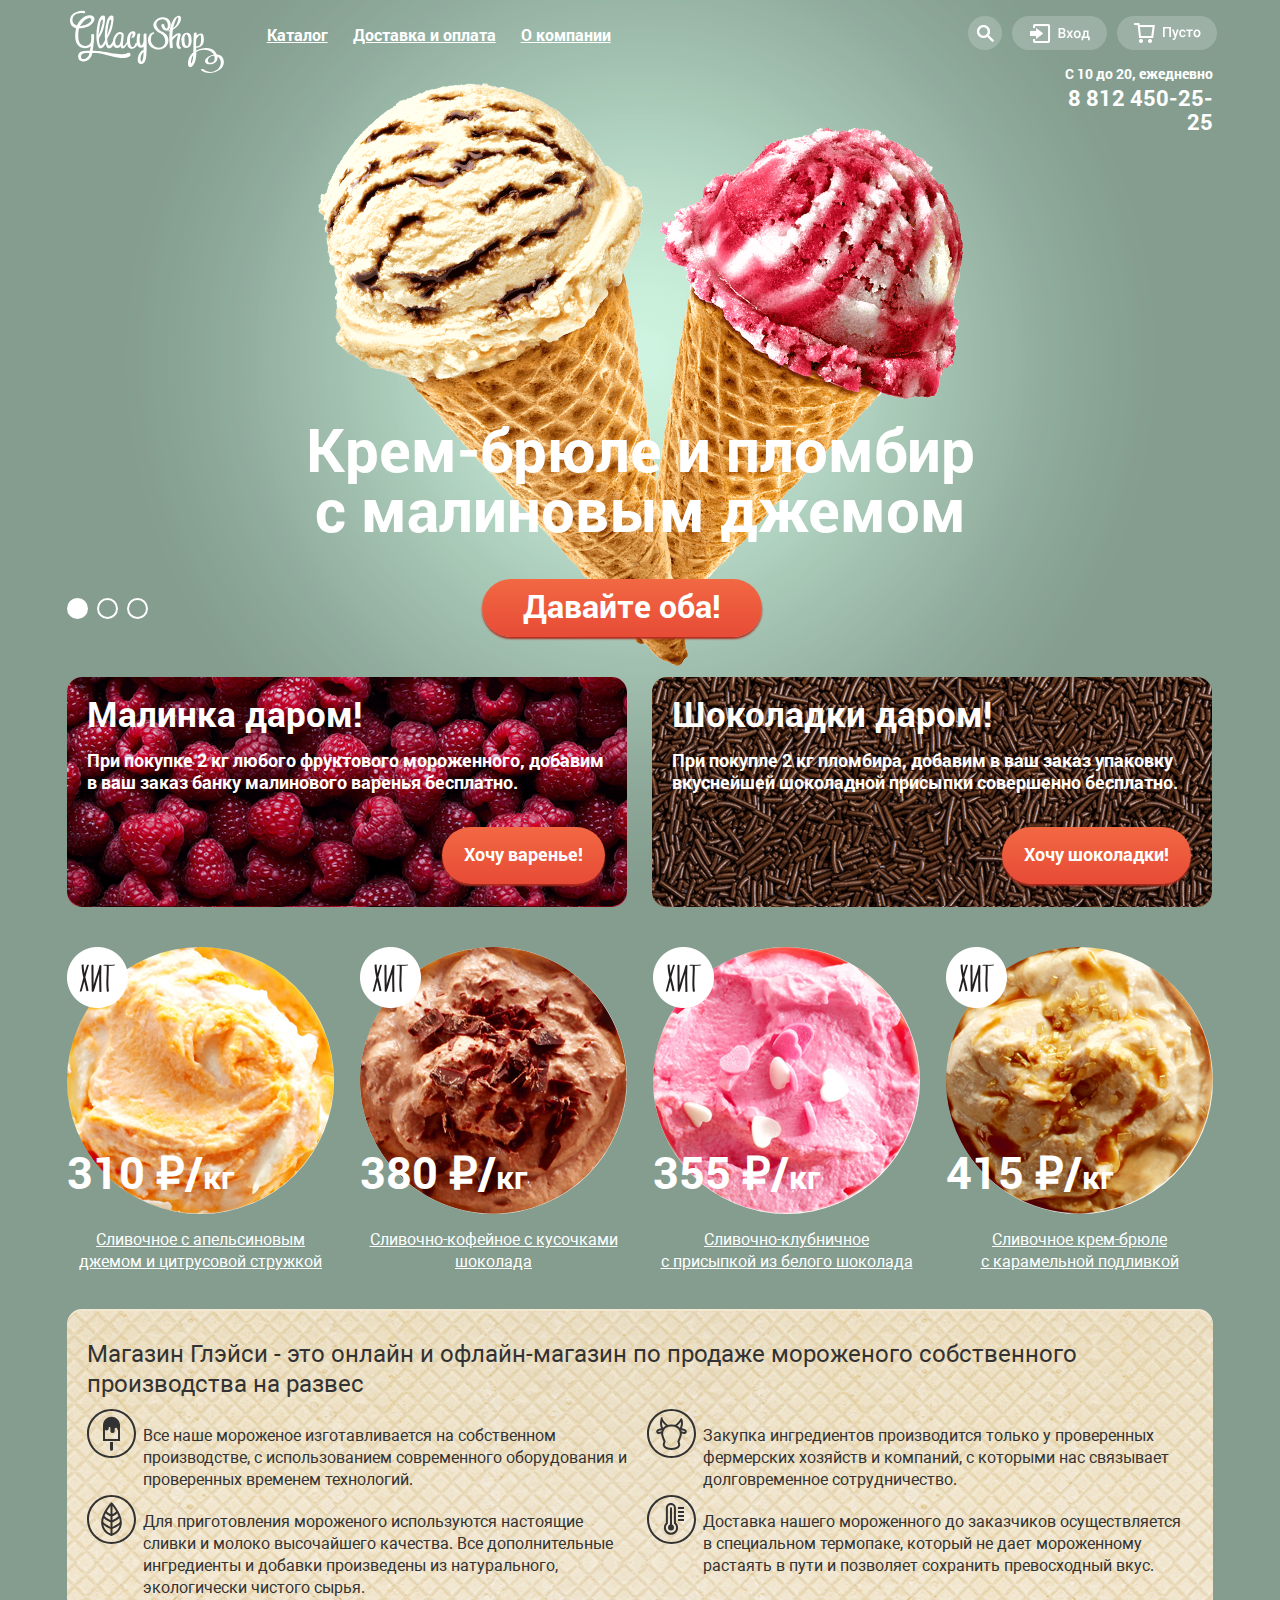
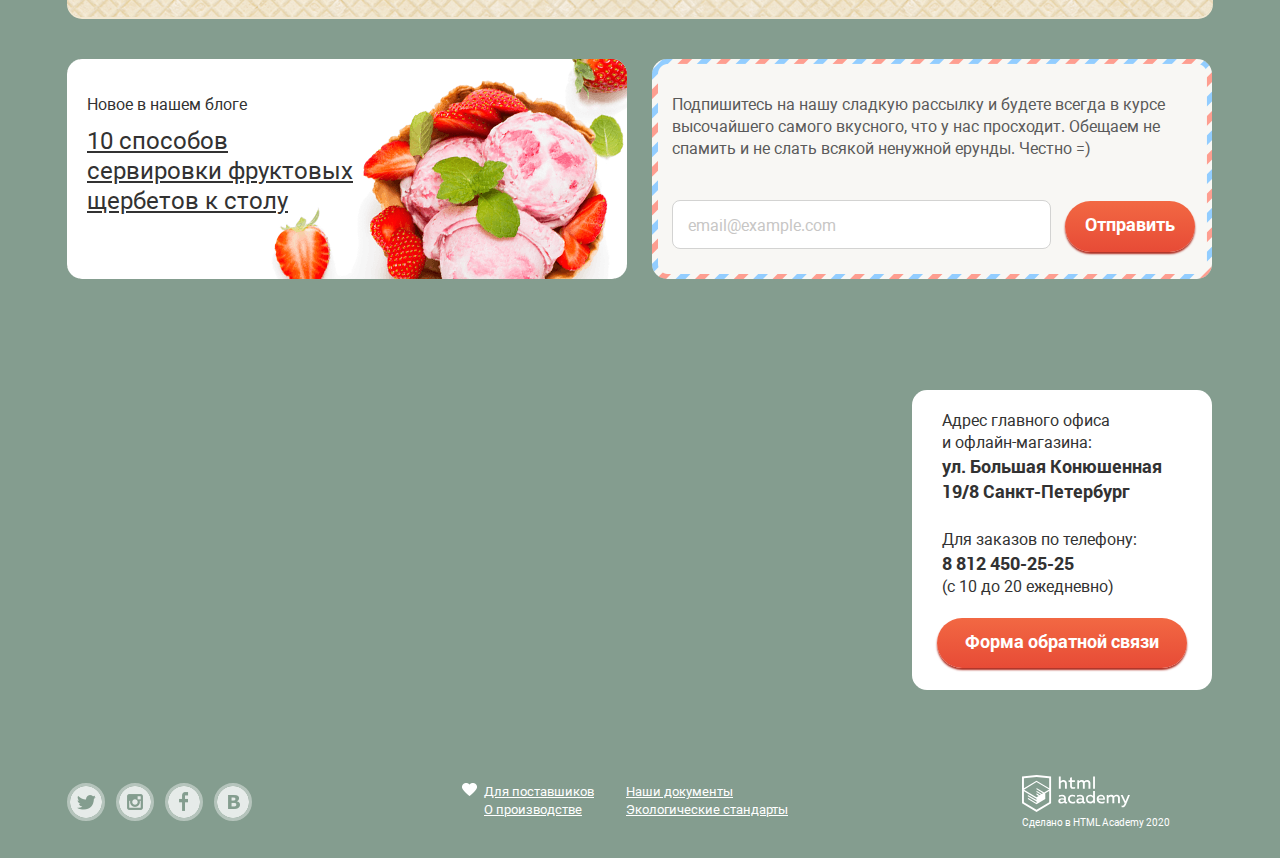
<file: index.html>
<!DOCTYPE html> 
<html lang="ru">
    <head>
        <meta charset="utf-8">
        <!--<link href="https://fonts.googleapis.com/css2?family=Roboto:wght@400;500;700&display=swap" rel="stylesheet">-->
        <link href="normalize.css" rel="stylesheet">
        <link href="style.css" rel="stylesheet">
        
        <title class="visually-hidden">Gllacy Shop</title>
    </head>
    <body  class="container">
        <div class="modal">
            <div class="popup">
                <div class="info-section">
                    <p>Мы вам обязательно ответим!</p>
                    <button type="button" class="close-button"></button>
                </div>
                <div class="input-section">
                    <input id="Name" type="name" name="Name" placeholder="Имя Фамилия" class="input-line input-popup">
                    <input id="contact-email" type="email" name="Email" placeholder="email@example.com" class="input-line input-popup">
                    <input id="Message" type="message" name="Message" placeholder="В свободной форме" class="input-line input-popup3">
                    <button type="submit" class="button popup-button">Отправить</button>
                </div>
            </div>
        </div>
        <header class="main-navigation">
            <nav class="main-nav">
                <a class="header-logo">
                <img src="gllacy/svg/logo.svg" width="154" height="64" 
                alt "Логотип магазина Gllacy Shop">
                </a>
                <ul class="site-navigation">
                    <li class="catalog-site-navigation">
                        <div class="catalog-block">
                            <a href="#" class="catalog-button">Каталог
                                <div class="catalog-blo">
                                    <ul class="hidden-button catalog-selector">
                                        <li class="novelties"><a href="#">Новинки</a><hr></li>
                                        <li class="catalog-items"><a href="#">Сливочное</a></li>
                                        <li class="catalog-items"><a href="#">Щербеты</a></li>
                                        <li class="catalog-items"><a href="#">Фруктовый лед</a></li>
                                        <li class="catalog-items"><a href="#">Мелорин</a></li>
                                    </ul>
                                </div>
                            </a>   
                        </div>
                    </li>
                    <li class="item-site-navigation"><a href="#">Доставка и оплата</a></li>
                    <li class="item-site-navigation"><a href="#">О компании</a></li>
                </ul>
                <ul class="user-navigation"> 
                    <li>
                        <div class="search-block">
                            <button type="button" class="search-button">
                                <div class="search-blo">
                                    <div class="hidden-button search-modal">
                                        <input id="Search" type="search" name="Search" placeholder="Крем-брюле" class="input-line">
                                    </div>
                                </div>
                            </button>
                        </div>
                    </li>
                    <li>
                        <div class="login-block">
                            <button type="button" class="login-icon">
                                <div class="login-blo">
                                <div class="hidden-button login-modal">
                                        <input id="login-email" type="email" name="Email" placeholder="email@example.com" class="input-line">
                                        <input id="User-password" type="password" name="User-password" placeholder="********" class="input-line">
                                        <div class="login-modal-items">
                                            <a href="#" class="button login-button">Войти</a>
                                            <div class="login-modal-links">
                                                <a>Забыли пароль?</a>
                                                <a>Новая регистрация</a>
                                            </div>
                                        </div>
                                    </div>
                                </div>
                            </button>
                        </div>
                    </li>
                    <li><button type="button" class="shopping-cart"></button></li>
                </ul>
            </nav>
        
            <h1 class="visually-hidden">Gllacy Shop</h1>
            <div class ="contacts">
                <p class="work-time">С 10 до 20, ежедневно</p>
                <p class="tel-number">8 812 450-25-25</p>
            </div>
            <section class="best-offers">
                <h2 class="visually-hidden">Лучшие предложения</h2>
                <div class="offers-chocolate">
                    <p>Крем-брюле и пломбир<br>с малиновым джемом</p>
                </div>
                <div class="visually-hidden offers-jam">
                    <p> Шоколадный пломбир<br>и лимонный сорбет</p>
                </div>
                <div class="visually-hidden offers-sorbet">
                    <p>Пломбир с помадкой<br>и клубничный щербет</p>
                </div>
                <div class="ice-cream-selector">
                    <a href="#" class="button give-both-button">Давайте оба!</a>
                    <ul class="dotes">
                        <li class="dote">
                            <input type="radio" name="chocolate" id="1" checked>
                            <label for="1"></label>
                        </li>
                        <li class="dote">
                            <input type="radio" name="chocolate" id="2">
                            <label for="2"></label>
                        </li>
                        <li class="dote">
                            <input type="radio" name="chocolate" id="3">
                            <label for="3"></label>
                        </li>
                    </ul>
                </div>
            </section>
        </header>
        <main>
        <div>
            <section class="promo">
                <h2 class="visually-hidden">Акции</h2>
                <div class="rusberry-cell">
                    <h3>Малинка даром!</h3>
                    <p>При покупке 2 кг любого фруктового мороженного, добавим <br>
                        в ваш заказ банку малинового варенья бесплатно.</p>
                    <a href="#" class="button rusberry-button">Хочу варенье!</a>
                </div>
                <div class="chocolate-cell">
                    <h3>Шоколадки даром!</h3>
                    <p>При покупле 2 кг пломбира, добавим в ваш заказ упаковку
                        вкуснейшей шоколадной присыпки совершенно бесплатно.</p>
                    <a href="#" class="button chocolate-button">Хочу шоколадки!</a>
                </div>

            </section>
            <section>
                <ul class="hits">
                    <li class="hit"  id="delay">
                        <img src="gllacy/png/hit.png" id="hit-png">
                        <div class="hit-accommodation" id="hit-a">
                            <img class="round" src="gllacy/png/1.jpg" width = "267" height="267"
                            alt "Сливочное с апельсиновым джемом">
                            <div class="price-content">
                                <p class="price">310 ₽/<b>кг</b><br></p>
                                <div class="price-description">
                                    <a href="#" class="hits-links">Сливочное с апельсиновым<br> джемом и цитрусовой стружкой</a>
                                </div>
                            </div>
                        </div>
                        <div class="hidden-button">
                            <a class="button view-button">Быстрый просмотр</a>
                        </div>
                    </li>
                    <li class="hit" id="delay">
                        <img src="gllacy/png/hit.png" id="hit-png">
                        <div class="hit-accommodation" id="hit-a">
                            <img class="round" src="gllacy/png/2.jpg" width = "267" height="267"
                            alt "Сливочно-кофейное мороженое">
                            <div class="price-content">
                                <p class="price">380 ₽/<b>кг</b><br></p>
                                <a href="#">Сливочно-кофейное с кусочками<br> шоколада</a>
                            </div>
                        </div>
                        <div class="hidden-button">
                            <a class="button view-button">Быстрый просмотр</a>
                        </div>
                    </li>
                    <li class="hit"  id="delay">
                        <img src="gllacy/png/hit.png" id="hit-png">
                        <div class="hit-accommodation" id="hit-a">
                            <img class="round" src="gllacy/png/3.jpg" width = "267" height="267"
                            alt "Сливочно-клубничное мороженое">
                            <div class="price-content">
                                <p class="price">355 ₽/<b>кг</b><br></p>
                                <a href="#">Сливочно-клубничное<br> с присыпкой из белого шоколада</a>
                            </div>
                        </div>
                        <div class="hidden-button">
                            <a class="button view-button">Быстрый просмотр</a>
                        </div>
                    </li>
                    <li class="hit"  id="delay">
                        <img src="gllacy/png/hit.png" id="hit-png">
                        <div class="hit-accommodation" id="hit-a">
                            <img class="round" src="gllacy/png/4.jpg" width = "267" height="267"
                            alt "Сливочное крем-брюле">
                            <div class="price-content">
                                <p class="price">415 ₽/<b>кг</b><br></p>
                                <a href="#">Сливочное крем-брюле<br> с карамельной подливкой</a>
                            </div>
                        </div>
                        <div class="hidden-button">
                            <a class="button view-button">Быстрый просмотр</a>
                        </div>
                    </li>
                </ul>
            </section>
            <section class="advantages">
                <h2 class="visually-hidden">Преиущества</h2>
                <h3>Магазин Глэйси - это онлaйн и офлайн-магазин по продаже мороженого 
                    собственного производства на развес</h3>
                <div class="index-columns-advantages">
                    <ul class="columns-advantages">
                        <li class="advantages-cell"> 
                            <img src="gllacy/svg/ice-cream.svg" width="49" height="49">
                            <p>Все наше мороженое изготавливается на собственном производстве,
                            с использованием современного оборудования и проверенных временем технологий.</p>
                        </li>
                        <div class="advantages-cell-bottom">
                            <li class="advantages-cell">
                                <img src="gllacy/svg/eco.svg" width="49" height="49">
                                <p>Для приготовления мороженого используются настоящие сливки и молоко высочайшего качества. Все дополнительные ингредиенты и добавки произведены из натурального, экологически чистого сырья.</p>
                            </li>
                        </div>
                        <li>
                    </ul>
                    <ul class="columns-advantages">
                        <li class="advantages-cell">
                            <img src="gllacy/svg/cow.svg" width="49" height="49">
                            <p>Закупка ингредиентов производится только у проверенных фермерских хозяйств
                            и компаний, с которыми нас связывает долговременное сотрудничество.</p>
                        </li>
                        <div class="advantages-cell-bottom">
                            <li class="advantages-cell">
                                <img src="gllacy/svg/thermometer.svg" width="49" height="49">
                                <p>Доставка нашего мороженного до заказчиков осуществляется в специальном термопаке, который не дает мороженному растаять в пути и позволяет сохранить превосходный вкус.</p>
                            </li>
                        </div>
                    </ul>
                </div>
            </section>
            <div class="news-mail">
                <section class="news">
                    <h2 class="visually-hidden">Новости</h2>
                    <div class="news-text">
                        <p>Новое в нашем блоге</p>
                    </div>
                    <div class="news-link">
                        <a href="#">10 способов сервировки фруктовых щербетов к столу</a>
                    </div>
                </section>
                <section class="mail">
                    <h2 class="visually-hidden">Рассылка</h2>
                    <p class="mail-text">Подпишитесь на нашу сладкую рассылку и будете всегда в курсе высочайшего
                        самого вкусного, что у нас просходит. Обещаем не спамить и не слать всякой
                        ненужной ерунды. Честно =)</p>
                        <form action="#" method="post">
                            <input id="User-email" type="email" name="Email" placeholder="email@example.com">
                            <button type="submit" class="button  contact-button">Отправить</button>
                        </form>
                </section>
            </div>
        </div>
            <section class="find-us">
                <h2 class="visually-hidden">Карта</h2>
                <iframe src="https://www.google.com/maps/embed?pb=!1m18!1m12!1m3!1d1998.60362530034!2d30.320858716533557!3d59.93871916905369!2m3!1f0!2f0!3f0!3m2!1i1024!2i768!4f13.1!3m3!1m2!1s0x4696310fca145cc1%3A0x42b32648d8238007!2z0JHQvtC70YzRiNCw0Y8g0JrQvtC90Y7RiNC10L3QvdCw0Y8g0YPQuy4sIDE5LzgsINCh0LDQvdC60YIt0J_QtdGC0LXRgNCx0YPRgNCzLCAxOTExODY!5e0!3m2!1sru!2sru!4v1594476798979!5m2!1sru!2sru" width="1248" height="430" frameborder="0" style="border:0;" allowfullscreen="" aria-hidden="false" tabindex="0">
                </iframe>
                <div class="contacts-form">
                    <div class="address">
                        <p>Адрес главного офиса<br>
                         и офлайн-магазина:<br></p>
                         <p>
                        <strong>ул. Большая Конюшенная<br>
                         19/8 Санкт-Петербург</strong></p>
                    </div>
                    <div class="tel-info">
                        <p>Для заказов по телефону:<br>
                        <strong>8 812 450-25-25</strong><br>
                        (с 10 до 20 ежедневно)</p>
                    </div>
                    <button type="button" class="button button-contacts">Форма обратной связи</button>
                </div>
            </section>
        </main>
        <footer class="container">
            <div>
                <ul class="social-net">
                    <li class="social-icons"><a href="#"><img src="gllacy/png/twitter.png" width="32" height="32"></a></li>
                    <li class="social-icons"><a href="#"><img src="gllacy/png/instagram.png" width="32" height="32"></a></li>
                    <li class="social-icons"><a href="#"><img src="gllacy/png/facebook.png" width="32" height="32"></a></li>
                    <li class="social-icons"><a href="#"><img src="gllacy/png/vk.png" width="32" height="32"></a></li>
                </ul>
            </div>
            <ul  class="fotter-navigation">
                <div class="navigation-first-collumn">
                    <li><img src="gllacy/png/heart.png"><a href="#">Для поставшиков</a></li>
                    <li class="about-manufactory"><a href="#">О производстве</a></li>
                </div>
                <div class="navigation-second-collumn">
                    <li><a href="#">Наши документы</a></li>
                    <li><a href="#">Экологические стандарты</a></li>
                </div>
            </ul>
            <div class="developers">
                <div  class="developers-text">
                    <img src="gllacy/svg/logo-htmlacademy.svg" width="108" length="39"
                alt "html-academy">
                </div>
                <p>Сделано в HTML Academy 2020</p>
            </div>
        </footer>
        <script src="script.js"></script>
    </body>
</html>
</file>
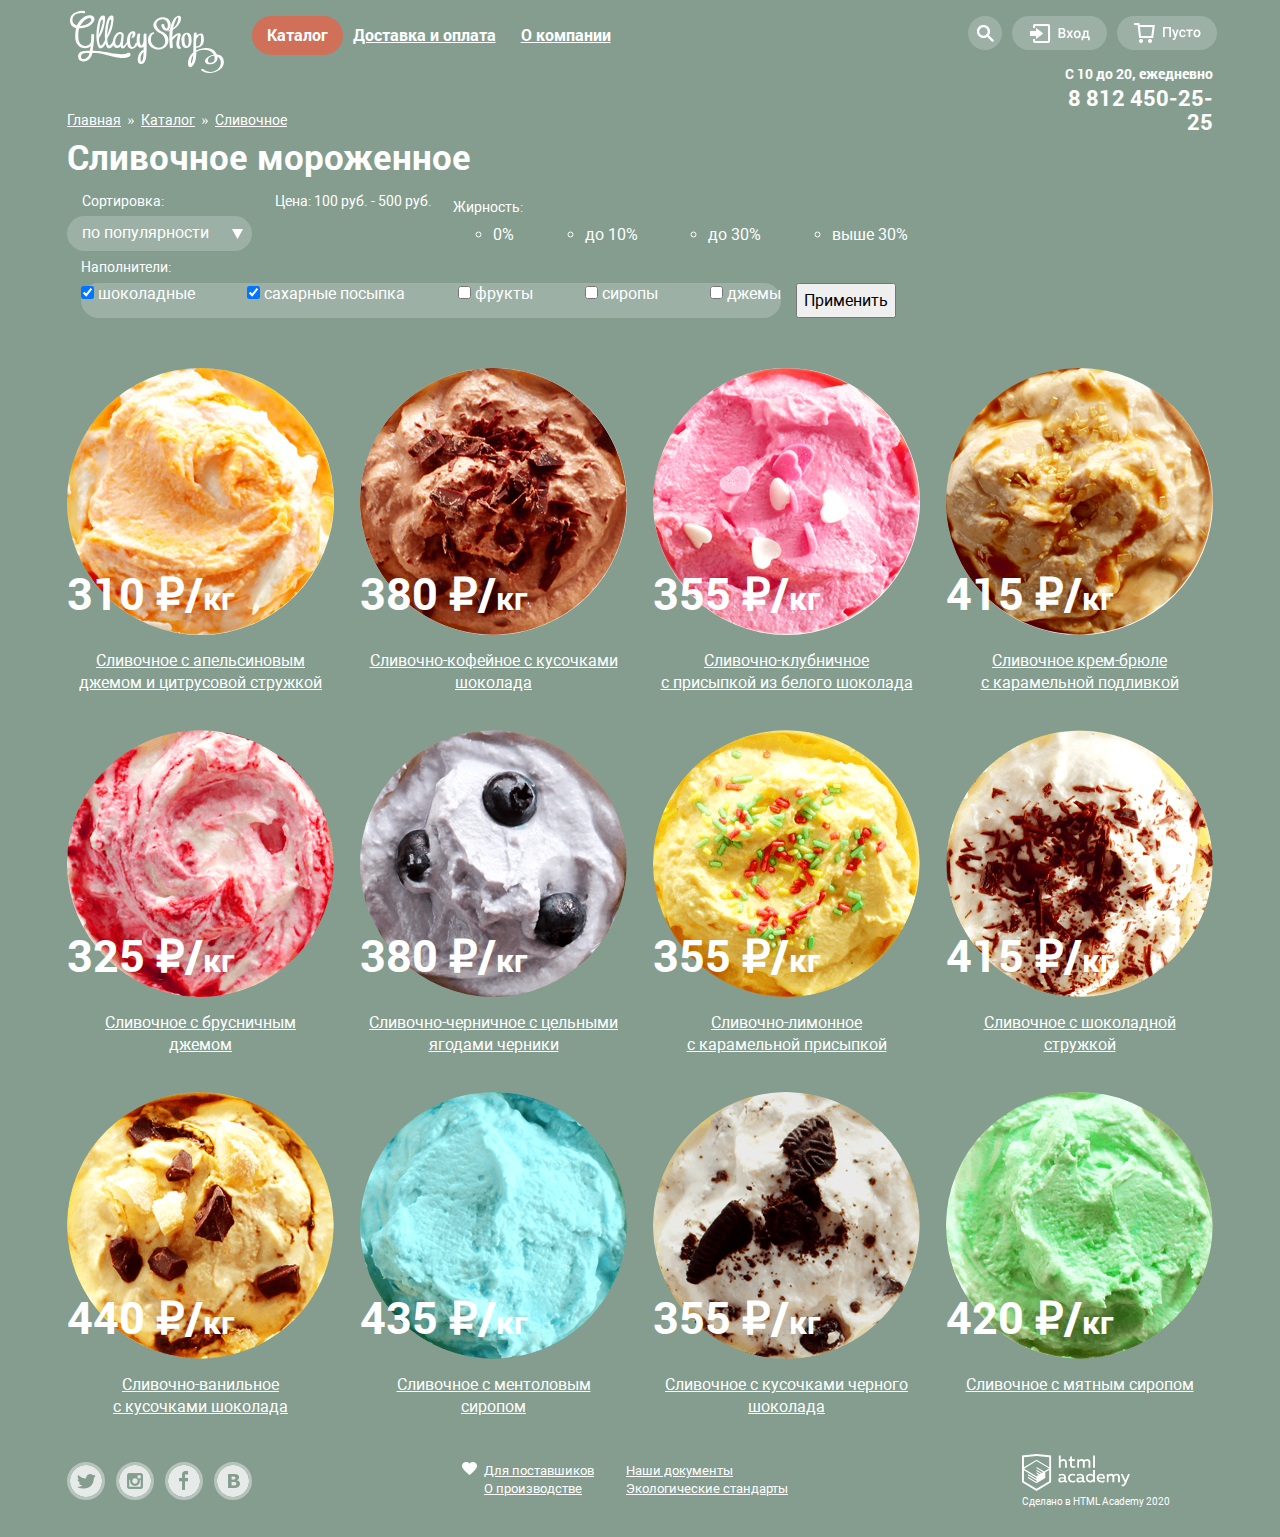
<file: catalog.html>
<!DOCTYPE html> 
<html lang="ru">
    <head>
        <meta charset="utf-8">
        <title>Gllacy catalog</title>
        <!--<link href="gllcy/fonts"-->
        <link href="normalize.css" rel="stylesheet">
        <link href="style.css" rel="stylesheet">
    </head>
    <body class="body-catalog container">
        <header class="main-navigation">
            <nav class="main-nav">
                <a class="header-logo">
                <img src="gllacy/svg/logo.svg" width="154" height="64" 
                alt "Логотип магазина Gllacy Shop">
                </a>
                <ul class="site-navigation">
                    <li class="catalog-site-navigation">
                        <div class="catalog-block">
                            <a href="catalog.html" class="catalog-button-active">Каталог</a>  
                                <div class="catalog-blo">
                                    <ul class="hidden-button catalog-selector">
                                        <li class="novelties"><a href="catalog.html">Новинки</a><hr></li>
                                        <li class="catalog-items"><a href="catalog.html">Сливочное</a></li>
                                        <li class="catalog-items"><a href="catalog.html">Щербеты</a></li>
                                        <li class="catalog-items"><a href="catalog.html">Фруктовый лед</a></li>
                                        <li class="catalog-items"><a href="catalog.html">Мелорин</a></li>
                                    </ul>
                                </div>
                             
                        </div>
                    </li>
                    <li class="item-site-navigation"><a href="delivery.html">Доставка и оплата</a></li>
                    <li class="item-site-navigation"><a href="AboutUs.html">О компании</a></li>
                </ul>
                <ul class="user-navigation"> 
                    <li>
                        <div class="search-block">
                            <button type="button" class="search-button">
                                <div class="search-blo">
                                    <div class="hidden-button search-modal">
                                        <input id="Search" type="search" name="Search" placeholder="Крем-брюле" class="input-line">
                                    </div>
                                </div>
                            </button>
                        </div>
                    </li>
                    <li>
                        <div class="login-block">
                            <button type="button" class="login-icon">
                                <div class="login-blo">
                                <div class="hidden-button login-modal">
                                        <input id="login-email" type="email" name="Email" placeholder="email@example.com" class="input-line">
                                        <input id="User-password" type="password" name="User-password" placeholder="********" class="input-line">
                                        <div class="login-modal-items">
                                            <a href="#" class="button login-button">Войти</a>
                                            <div class="login-modal-links">
                                                <a>Забыли пароль?</a>
                                                <a>Новая регистрация</a>
                                            </div>
                                        </div>
                                    </div>
                                </div>
                            </button>
                        </div>
                    </li>
                    <li><button type="button" class="shopping-cart"></button></li>
                </ul>
            </nav>
        
            <h1 class="visually-hidden">Gllacy Shop</h1>
            <div class ="contacts">
                <p class="work-time">С 10 до 20, ежедневно</p>
                <p class="tel-number">8 812 450-25-25</p>
            </div>
            <ul class="branch">
                <li><a href="index.html">Главная</a></li>
                <li><span>»</span></li>
                <li><a href="catalog.html">Каталог</a></li>
                <li><span>»</span></li>
                <li><a href="#">Сливочное</a></li>
            </ul>
        </header>
        <main>
            <h1 class="visually-hidden">Gllacy Shop каталог</h1>
            <h2 class="catalog-header">Сливочное мороженное</h2>
            <section class="sort-all">
                <ul class="sort">
                    <li>
                        <p>Сортировка:</p>
                        <select class="sort-area">
                            <div  class="sort-list">
                                <option>по популярности</option>
                                <option>сначала недорогие</option>
                                <option>сначала дорогие</option>
                                <option>по жирности</option>
                            </div>
                        </select>
                    </li>
                    <li>
                        <p>Цена: 100 руб. - 500 руб.</p>
                        <!--Цена мороженного-->
                    </li>
                    <li>
                        <fieldset class="topings">
                            <legend>Жирность:</legend>
                            <ul class="toping-radio">
                                <li>
                                    <input type="radio" name="fat" id="filter-0">
                                    <lable for="filter-0">0%</lable>
                                </li>
                                <li>
                                    <input type="radio" name="fat" id="filter-10%" checked>
                                    <lable for="filter-10%">до 10%</lable>
                                </li>
                                <li>
                                    <input type="radio" name="fat" id="filter-30%">
                                    <lable for="filter-30%">до 30%</lable>
                                </li>
                                <li>
                                    <input type="radio" name="fat" id="filter-30%+">
                                    <lable for="filter-30%+">выше 30%</lable>
                                </li>
                            </ul>
                        </fieldset>
                    </li>
                </ul>
                        <fieldset class="topings">
                            <legend>Наполнители:</legend>
                            <div class="toping-block">
                                <ul class="toping-checkbox">
                                    <li>
                                        <input type="checkbox" name="Chocolate" id="filter-of-chocolate" checked>
                                        <lable for="Choсolate">шоколадные</lable>
                                    </li>
                                    <li>
                                        <input type="checkbox" name="Sprinkles" id="filter-of-sprinkles" checked>
                                        <lable for="Sprinkles">сахарные посыпка</lable>
                                    </li>
                                    <li>
                                        <input type="checkbox" name="fruits" id="filter-of-fruits">
                                        <lable for="fruits">фрукты</lable>
                                    </li>
                                    <li>
                                        <input type="checkbox" name="Syrup" id="filter-of-syrup">
                                        <lable for="Syrup">сиропы</lable>
                                    </li>
                                    <li>
                                        <input type="checkbox" name="jam" id="filter-of-jam">
                                        <lable for="jam">джемы</lable>
                                    </li>
                                </ul>
                                <button type="button">Применить</button>
                            </div>
                        </fieldset>
                
            </section>
            <section>
                <ul class="hits">
                    <li class="hit"  id="delay">
                        <div id="hit-a">
                            <img class="round" src="gllacy/png/1.jpg" width = "267" height="267"
                            alt "Сливочное с апельсиновым джемом">
                            <div class="price-content">
                                <p class="price">310 ₽/<b>кг</b><br></p>
                                <div class="price-description">
                                    <a href="#" class="hits-links">Сливочное с апельсиновым<br> джемом и цитрусовой стружкой</a>
                                </div>
                            </div>
                        </div>
                        <div class="hidden-button">
                            <a class="button view-button">Быстрый просмотр</a>
                        </div>
                    </li>
                    <li class="hit" id="delay">
                        <div id="hit-a">
                            <img class="round" src="gllacy/png/2.jpg" width = "267" height="267"
                            alt "Сливочно-кофейное мороженое">
                            <div class="price-content">
                                <p class="price">380 ₽/<b>кг</b><br></p>
                                <a href="#">Сливочно-кофейное с кусочками<br> шоколада</a>
                            </div>
                        </div>
                        <div class="hidden-button">
                            <a class="button view-button">Быстрый просмотр</a>
                        </div>
                    </li>
                    <li class="hit"  id="delay">
                        <div id="hit-a">
                            <img class="round" src="gllacy/png/3.jpg" width = "267" height="267"
                            alt "Сливочно-клубничное мороженое">
                            <div class="price-content">
                                <p class="price">355 ₽/<b>кг</b><br></p>
                                <a href="#">Сливочно-клубничное<br> с присыпкой из белого шоколада</a>
                            </div>
                        </div>
                        <div class="hidden-button">
                            <a class="button view-button">Быстрый просмотр</a>
                        </div>
                    </li>
                    <li class="hit"  id="delay">
                        <div id="hit-a">
                            <img class="round" src="gllacy/png/4.jpg" width = "267" height="267"
                            alt "Сливочное крем-брюле">
                            <div class="price-content">
                                <p class="price">415 ₽/<b>кг</b><br></p>
                                <a href="#">Сливочное крем-брюле<br> с карамельной подливкой</a>
                            </div>
                        </div>
                        <div class="hidden-button">
                            <a class="button view-button">Быстрый просмотр</a>
                        </div>
                    </li>
                </ul>
                <!--Second line-->
                <ul class="hits">
                    <li class="hit"  id="delay">
                        <div id="hit-a">
                            <img class="round" src="gllacy/png/5.png" width = "267" height="267"
                            alt "Сливочное с брусничным джемом">
                            <div class="price-content">
                                <p class="price">325 ₽/<b>кг</b><br></p>
                                <div class="price-description">
                                    <a href="#" class="hits-links">Сливочное с брусничным<br> джемом</a>
                                </div>
                            </div>
                        </div>
                        <div class="hidden-button">
                            <a class="button view-button">Быстрый просмотр</a>
                        </div>
                    </li>
                    <li class="hit" id="delay">
                        <div id="hit-a">
                            <img class="round" src="gllacy/png/6.png" width = "267" height="267"
                            alt "Сливочно-черничное мороженое">
                            <div class="price-content">
                                <p class="price">380 ₽/<b>кг</b><br></p>
                                <a href="#">Сливочно-черничное с цельными<br> ягодами черники</a>
                            </div>
                        </div>
                        <div class="hidden-button">
                            <a class="button view-button">Быстрый просмотр</a>
                        </div>
                    </li>
                    <li class="hit"  id="delay">
                        <div id="hit-a">
                            <img class="round" src="gllacy/png/7.png" width = "267" height="267"
                            alt "Сливочно-лимонное мороженое">
                            <div class="price-content">
                                <p class="price">355 ₽/<b>кг</b><br></p>
                                <a href="#">Сливочно-лимонное<br> с карамельной присыпкой</a>
                            </div>
                        </div>
                        <div class="hidden-button">
                            <a class="button view-button">Быстрый просмотр</a>
                        </div>
                    </li>
                    <li class="hit"  id="delay">
                        <div id="hit-a">
                            <img class="round" src="gllacy/png/8.png" width = "267" height="267"
                            alt "Сливочное крем-брюле">
                            <div class="price-content">
                                <p class="price">415 ₽/<b>кг</b><br></p>
                                <a href="#">Сливочное с шоколадной<br> стружкой</a>
                            </div>
                        </div>
                        <div class="hidden-button">
                            <a class="button view-button">Быстрый просмотр</a>
                        </div>
                    </li>
                </ul>
                <!--Third line-->
                <ul class="hits">
                    <li class="hit"  id="delay">
                        <div id="hit-a">
                            <img class="round" src="gllacy/png/9.png" width = "267" height="267"
                            alt "Сливочное-ванильное мороженное">
                            <div class="price-content">
                                <p class="price">440 ₽/<b>кг</b><br></p>
                                <div class="price-description">
                                    <a href="#" class="hits-links">Сливочно-ванильное<br>с кусочками шоколада</a>
                                </div>
                            </div>
                        </div>
                        <div class="hidden-button">
                            <a class="button view-button">Быстрый просмотр</a>
                        </div>
                    </li>
                    <li class="hit" id="delay">
                        <div id="hit-a">
                            <img class="round" src="gllacy/png/10.png" width = "267" height="267"
                            alt "Сливочно с ментоловым сиропом">
                            <div class="price-content">
                                <p class="price">435 ₽/<b>кг</b><br></p>
                                <a href="#">Сливочное с ментоловым<br>сиропом</a>
                            </div>
                        </div>
                        <div class="hidden-button">
                            <a class="button view-button">Быстрый просмотр</a>
                        </div>
                    </li>
                    <li class="hit"  id="delay">
                        <div id="hit-a">
                            <img class="round" src="gllacy/png/11.png" width = "267" height="267"
                            alt "Сливочно с кусочками черного шоколада">
                            <div class="price-content">
                                <p class="price">355 ₽/<b>кг</b><br></p>
                                <a href="#">Сливочное с кусочками черного<br>шоколада</a>
                            </div>
                        </div>
                        <div class="hidden-button">
                            <a class="button view-button">Быстрый просмотр</a>
                        </div>
                    </li>
                    <li class="hit"  id="delay">
                        <div id="hit-a">
                            <img class="round" src="gllacy/png/12.png" width = "267" height="267"
                            alt "Сливочное с мятным сиропом">
                            <div class="price-content">
                                <p class="price">420 ₽/<b>кг</b><br></p>
                                <a href="#">Сливочное с мятным сиропом</a>
                            </div>
                        </div>
                        <div class="hidden-button">
                            <a class="button view-button">Быстрый просмотр</a>
                        </div>
                    </li>
                </ul>
            </section>
        </main>
        <footer class="container">
            <div>
                <ul class="social-net">
                    <li class="social-icons"><a href="#"><img src="gllacy/png/twitter.png" width="32" height="32"></a></li>
                    <li class="social-icons"><a href="#"><img src="gllacy/png/instagram.png" width="32" height="32"></a></li>
                    <li class="social-icons"><a href="#"><img src="gllacy/png/facebook.png" width="32" height="32"></a></li>
                    <li class="social-icons"><a href="#"><img src="gllacy/png/vk.png" width="32" height="32"></a></li>
                </ul>
            </div>
            <ul  class="fotter-navigation">
                <div class="navigation-first-collumn">
                    <li><img src="gllacy/png/heart.png"><a href="#">Для поставшиков</a></li>
                    <li class="about-manufactory"><a href="#">О производстве</a></li>
                </div>
                <div class="navigation-second-collumn">
                    <li><a href="#">Наши документы</a></li>
                    <li><a href="#">Экологические стандарты</a></li>
                </div>
            </ul>
            <div class="developers">
                <div  class="developers-text">
                    <img src="gllacy/svg/logo-htmlacademy.svg" width="108" length="39"
                alt "html-academy">
                </div>
                <p>Сделано в HTML Academy 2020</p>
            </div>
        </footer>
        <script src="script.js"></script>
    </body>
</html>
</file>
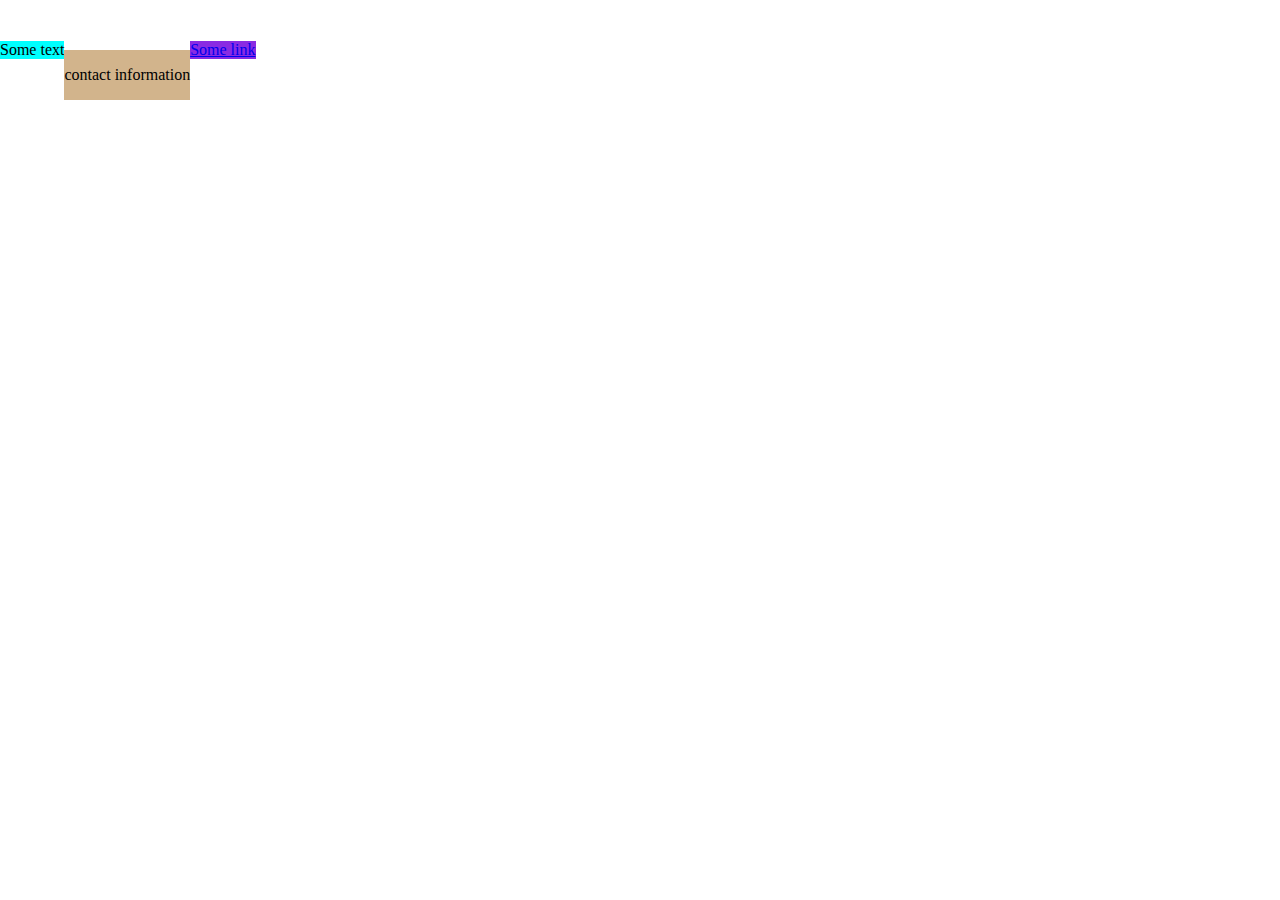
<file: test.html>
<!DOCTYPE html> 
<html lang="ru">
    <head>
        <meta charset="utf-8">
        <link href="normalize.css" rel="stylesheet">
        <link href="test.css" rel="stylesheet">
    </head>
    <body>
        <main class="main">
            <p class="some-text">Some text</p>
            <div class="div"><p>contact information</p></div>
            <a href="#">Some link</a>
        </main>
    </body>
</html>
</file>
<file: style.css>
@font-face{
    font-family: 'roboto';
    src: url('gllacy/fonts/web/roboto.woff') format(woff),
         url('gllacy/fonts/web/roboto.woff2') format(woff2),
         url('gllacy/fonts/web/robotobold.woff') format(woff),
         url('gllacy/fonts/web/robotobold.woff2') format(woff2),
         url('gllacy/fonts/web/robotomedium.woff') format(woff),
         url('gllacy/fonts/web/robotomedium.woff2') format(woff2);
    font-weight: normal;
    font-style: normal;
}

@font-face{
    font-family: 'roboto';
    src: url('gllacy/fonts/web/robotobold.woff') format(woff),
         url('gllacy/fonts/web/robotobold.woff2') format(woff2);
    font-weight: bold;
    font-style: normal;
}

button, 
button:active, 
button:focus,
select,
select:active,
select:focus {
    outline: none;
}

body{
    margin: 0;
    padding: 0;
    font-family: "roboto";
    font-size: 16px;
    line-height: 22px;
    background-color: #849d8f;
    color: #fff;
    background-image: url(gllacy/png/Ice-cream2.png);
    background-repeat: no-repeat;
    background-position: top center;
    outline: none;
}

.radio1{
    transition: 0.2s;
    background-color: #849d8f;
    background-image: url(gllacy/png/Ice-cream2.png);
    background-repeat: no-repeat;
    background-position: top center;
}

.radio2{
    transition: 0.2s;
    background-color: #8996a6;
    background-image: url(gllacy/png/Ice-cream.png);
    background-repeat: no-repeat;
    background-position: top center;
}

.radio3{
    transition: 0.2s;
    background-color: #9d8b84;
    background-image: url(gllacy/png/Ice-cream3.png);
    background-repeat: no-repeat;
    background-position: top center;
}

.button{
    align-items: center;
    background: linear-gradient(#f26843, #e74b36);
    border-radius: 35px;
    box-shadow: 0 2px 2px #ad2d20;
    text-decoration: none;
    transition: 0.2s;
}

.button:not(:hover){
    transition: 0.2s;
}

.button:hover{
    background: linear-gradient(#f58669, #ec6f5e);
    text-shadow: 0px 2px 5px #ac1000;
}

.button:focus{
    background: linear-gradient(#d74632, #e1613e);
    text-shadow: 0px 2px 5px #ac1000;
    box-shadow: 0 2px 2px #ad2d20 inset;
}

.visually-hidden{
    display: none;
}

.main-navigation {
    font-size: 16px;
    line-height: 18px;
    color: #fff;

}

.container{
    width: 1146px;
    margin: 0 auto;
    padding: 0;
}

.main-nav{
    margin: 0;
    padding: 0;
    display: flex;
    justify-content: center;
}

.header-logo{
    width: 175px;
    height: 75px;
    padding-top: 10px;
}

.site-navigation {
    list-style: none;
    font-weight: bold;
    width: 725px;
    height: 75px;
    margin-bottom: 0;
    display: flex;
}

.item-site-navigation{
    padding-right: 25px;
    margin-top: 10px;
}

.catalog-site-navigation{
    padding-right: 25px;
    margin-top: 10px;
}

.catalog-selector{
    position: absolute;
    width: 145px;
    margin: 15px 0 0 -20px;
    padding: 0px;
    height: 167px;
    list-style: none;
    text-decoration: none;
    background-color: #fff;
    border-radius: 5px;
    box-shadow: 0 20px 20px 0 rgba(0,0,0,0.4);
}

.catalog-selector a{
    text-decoration: none;
    font-size: 14px;
    line-height: 29px;
    font-weight: normal;
}

.site-navigation a{
    color: #fff;
}

.novelties{
    height: 30px;
    margin: 5px 0 10px 0;
    padding: 0 0 0 21px;
}

.novelties a{
    color: #323232;
    font-weight: bold;
}

.novelties:hover{
    background-color: #fbded8;
}

hr{
    margin: 5px 5px 5px -12px;
    padding: 0px;
    width: 125px;
    border: none; 
    background-color: #d1d0ce; 
    color: #d1d0ce; 
    height: 1px; 
}

.catalog-items{
    padding-left: 21px;
}

.catalog-items a{
    color: #323232;
}

.catalog-items:hover{
    background-color: #fbded8;
}

.catalog-blo{
    position: absolute;
    width: 60px;
    margin: 0 0 0 0;
    padding: 0px 0 0 0;
    height: 15px;
}

.catalog-block:hover .hidden-button{
    display: block;
}

.catalog-button:hover{
    text-decoration: none;
    height: 32px;
    border-radius: 20px;
    background-color: #fff;
    color: #000;
    margin: 0 -14px 0 -14px;
    padding: 6px 14px 8px 14px;
    transition: 0.2s;
}

.catalog-button:not(:hover),
.search-button:not(:hover),
.login-icon:not(:hover){
    transition: 0.2s;
}

.user-navigation button{
    color: #fff;
    background-color: rgba(255,255,255,0.2);
}

.item-site-navigation a:hover,
.item-site-navigation a:focus{
    text-decoration: none;
    height: 32px;
    border-radius: 20px;
    background-color: #fff;
    color: #000;
    margin: 0 -14px 0 -14px;
    padding: 6px 14px 8px 14px;
    transition: 0.2s;
}

.item-site-navigation a:not(:hover){
    transition: 0.2s;
}
.search-button{
    background-image: url(gllacy/png/search-icon.png);
    background-repeat: no-repeat;
    background-position: center;
    padding-top: 0px;
    width: 34px;
    height: 34px;
    border: none;
    border-radius: 50%;
    margin-right: 10px;
}

.search-modal{
    position: absolute;
    width: 340px;
    height: 85px;
    margin-left: -280px;
    margin-top: 15px;
    background-color: #f8f7f4;
    box-shadow: 0 20px 20px 0 rgba(0,0,0,0.4);
    border-radius: 5px;
}

.input-line{
    height: 45px;
    width: 310px;
    margin-top: 20px;
    font-weight: normal;
    border: 1px solid #d3d3d2;
    color: #b8b8b8;
    border-radius: 8px;
    text-align: 10px;
    padding-left: 15px;
    border-radius: 5px;
    box-shadow: none;
}

.search-blo{
    position: absolute;
    width: 60px;
    margin: 10px 0 0 -35px;
    padding: 0px 0 0 0;
    height: 25px;
}

.input-line:hover{
    margin: 20px 0px 0 -2px;
    border: 3px solid #c7c6c5;
}

.input-line:focus{
    margin: 20px 0px 0 -2px;
    border: 3px solid rgba(46, 136, 228, 0.52);
    outline: inherit;
}

.search-modal ::placeholder{
    color: #c7c6c5;
    font-weight: normal;
}

.search-button:hover .hidden-button{
    display: block;
}

.login-icon:hover .hidden-button{
    display: block;
}

.login-icon{
    background-image: url(gllacy/png/login-icon.png);
    background-repeat: no-repeat;
    background-position: center;
    width: 95px;
    height: 34px;
    border: none;
    border-radius: 20px;
    margin-right: 10px;
}

.login-modal{
    position: absolute;
    width: 280px;
    height: 215px;
    margin: 15px 0 0 -190px;
    padding: 0px;
    position: absolute;
    background-color: #f8f7f4;
    box-shadow: 0 20px 20px 0 rgba(0,0,0,0.4);
    border-radius: 5px;
}

.login-modal input{
    width: 220px;
    color: #999999;
}

.login-modal input:hover{
    margin-top: 18px;
    margin-bottom: -2px;
    margin-left: 1px;
}
.login-modal input:focus{
    margin-top: 18px;
    margin-bottom: -2px;
    margin-left: 1px;
}

.login-modal ::placeholder{
    color: #c7c6c5;
    font-weight: normal;
}

.login-button{
    width: 100px;
    height: 45px;
    padding: 10px 25px 13px 25px;
    margin-left: -130px;
    border-radius: 25px;
    font-weight: bold;
    font-size: 18px;
}

.login-modal-items{
    width: 240px;
    height: 45px;
    margin: 25px 0 0 20px;
}

.login-modal-links{
    padding-left: 90px;
    text-align: left;
    line-height: 20px;
    flex-direction: column;
    margin: -30px 0 0 30px;
}

.login-modal-links a{
    color: #7c7c7c;
    font-size: 13px;
    text-decoration: underline;
}

.login-modal-links a:hover{
    color: #f58669;
}

.login-blo{
    position: absolute;
    width: 80px;
    margin: 10px 0 0 -10px;
    padding: 0px 0 0 0;
    height: 25px;
}

.shopping-cart{
    background-image: url(gllacy/png/shopping-cart.png);
    background-repeat: no-repeat;
    background-position: center;
    width: 100px;
    height: 34px;
    border: none;
    border-radius: 20px;
}

.user-navigation{
    list-style: none;
    font-weight: normal;
    width: 245px;
    height: 75px;
    margin-bottom: 0;
    padding-bottom: 0;
    display: flex;
}

.search-button:hover,
.search-button:focus{
    background-image: url(gllacy/png/search-icon-black.png);
    background-color: #fff;
    background-repeat: no-repeat;
    background-position: center;
    transition: 0.2s;
}

.login-icon:hover,
.login-icon:focus{
    background-image: url(gllacy/png/login-icon-black.png);
    background-color: #fff;
    background-repeat: no-repeat;
    background-position: center;
    transition: 0.2s;
    
}

.shopping-cart:hover,
.shopping-cart:focus{
    background-image: url(gllacy/png/shopping-cart-black.png);
    background-color: #fff;
    background-repeat: no-repeat;
    background-position: center;
}

.contacts{
    width: 170px;
    margin-top: -30px;
    margin-left: auto;
    font-size: 14px;
    line-height: 18px;
    font-weight: bold;
    text-align: right;
    line-height: 25px;
    
}
.work-time{
    margin-bottom: 0;
    margin-top: 0;
    padding: 0;
}
.tel-number{
    font-size: 22px;
    line-height: 24px;
    margin: 0;
    padding: 0;
}

.best-offers{
    margin-top: 285px;
    padding: 0;
}

.best-offers p, a{
    text-align: center;
    color: #fff;
}
    
.best-offers p{
    font-size: 60px;
    line-height: 60px;
    font-weight: bold;
    margin-bottom: 40px;
}

.ice-cream-selector{
    display: flex;
    margin-bottom: 40px;
}



.dotes{
    margin-right: 355px;
    margin-top: 20px;
    padding: 0px;
    height: 10px;
    width: 60px;
    list-style: none;
    order: -1;
    display: flex;
    justify-content: space-between;
}

input[type=radio] {
    display: none;
}

.dote{
    padding: 0px;
    margin-top: -15px;
}

.dote label{
    display: inline-block;
        cursor: pointer;
        
}

.dote label:before{
    content:"";
    width: 17px;
    height: 17px;
    border: 2px solid #fff;
    border-radius: 50%;
    position: absolute;
}

.dotes input[type=radio]:checked + label:before{
    background: white;
}


.dote input[type=radio]:hover + label:before{
    background-color: rgba(255,255,255,0.4);
}

.give-both-button{
    font-size: 32px;
    font-weight: bold;
    width: 280px;
    padding-top: 18px;
    padding-bottom: 22px;
}

.promo{
    font-size: 18px;
    line-height: 22px;
    font-weight: bold;
    display: flex;
}

.promo h3{
    margin: 25px 0px 25px 20px;
    padding: 0px;
    font-size: 35px;
    font-weight: bold;
    
}

.promo p{
    margin: 0px 0px 50px 20px;
    padding: 0px;
}

.rusberry-cell{
    background-color: #cc2a4f;
    width: 560px;
    height: 230px;
    margin-right: 25px;
    background-image: url(gllacy/png/rusberry.png);
    border-radius: 15px;
}

.rusberry-button{
    font-size: 18px;
    font-weight: bold;
    width: 165px;
    padding-top: 15px;
    padding-bottom: 18px;
    padding-left: 22px;
    padding-right: 22px;
    margin-left: 375px;
}

.chocolate-button{
    font-size: 18px;
    font-weight: bold;
    width: 165px;
    padding-top: 15px;
    padding-bottom: 18px;
    padding-left: 22px;
    padding-right: 22px;
    margin-left: 350px;
}

.chocolate-cell{
    background-color: #734a2e;
    width: 560px;
    height: 230px;
    background-image: url(gllacy/png/chocolate.png);
    border-radius: 15px;
}

.hits{
    list-style: none;
    font-size: 16px;
    line-height: 22px;
    font-weight: normal;
    display: flex;
    justify-content: space-between;
    padding: 0;
    margin-top: 40px;
    margin-bottom: 40px;
}

#hit-png, #hit-a{position: relative;}

#hit-png{
    z-index: 2;
}

#hit-a{
    z-index: 1;
}

.hit-accommodation{
    margin-top: -67px;
}

.hits a{
    text-align: center;
    display: block;
}

.hits p{
    font-size: 45px;
    line-height: 45px;
    font-weight: bold;
}

.hit{
    position: relative;
    width: 267px;
    height: 322px;
}

.hit:hover{
    background-color: rgba(255,255,255,0.2);
    box-shadow: 0 10px 20px rgba(0, 0, 0, 0.2);
    margin-left: -14px;
    margin-right: -14px;
    padding-right: 14px;
    padding-left: 14px;
    padding: 6px 14px 0 14px;
    height: 405px;
    border-radius: 5px;
    transition: 0.2s;
}

.hit:not(:hover){
    transition: 1.5s;
    transition-timing-function: cubic-bezier;
}

.hit:hover .hidden-button{
    display: block;
}

.round{
    border-radius: 50%;
}

.price{
    margin-bottom: 30px;
}

.price b{
    font-size: 32px;
}

.price-content{
    margin-top: -116px;
}

.hidden-button{
    position: absolute;
    display: none;
}

.view-button{
    font-size: 18px;
    font-weight: bold;
    width: 200px;
    margin-top: 11px;
    padding-top: 13px;
    padding-bottom: 17px;
    padding-left: 16px;
    padding-right: 16px;
    margin-left: 18px;
    border-radius: 25px;
}

.advantages{
    background-color: #f2e8d2;
    background-image: url(gllacy/png/waffle.png);
    background-repeat: no-repeat;
    background-position: center;
    width: 1146px;
    height: 310px;
    margin-bottom: 40px;
    border-radius: 15px;
}

.advantages h3{
    color: #323232;
    font-weight: normal;
    font-size: 24px;
    line-height: 30px;
    padding-top: 30px;
    padding-left: 20px;
    margin: 0px;
    
}

.columns-advantages{
    width: 540px;
    height: 185px;
    list-style: none;
    color: #323232;
    margin: 0;
    padding: 10px 0 0 20px;

}

.columns-advantages p{
    font-size: 16px;
    line-height: 22px;
}
.index-columns-advantages{
    display: flex;
    margin: 0;
    padding: 0;
}

.advantages-cell{
    display: flex;
}

.advantages-cell img{
    margin-right: 7px;
}

.advantages-cell-bottom{
    margin-top: -12px;
    padding: 0px;
}

.news{
    font-size: 16px;
    line-height: 10px;
    color: #323232;
    width: 560px;
    height: 220px;
    background-color: white;
    background-image: url(gllacy/png/news-strawberry.png);
    border-radius: 15px;
    margin-right: 25px;
}

.news p{
    padding-bottom: 0px;
    padding-top: 25px;
    margin-left: 20px;
}

.news a{
    font-size: 24px;
    line-height: 30px;
    color: #323232;
}
.news-text{
    margin: 0px;
    padding: 0px;
}
.news-link{
    margin-left: 20px;
    padding-top: 0px;
    margin-top: 0px;
    width: 280px;
}

.news a :focus,
.news a:hover{
    color: #e84c36;
}

.mail{
    background-color: #f8f7f4;
    width: 560px;
    height: 220px;
    background-image: url(gllacy/png/mail.png);
    border-radius: 15px;
    font-size: 16px;
    line-height: 22px;
    color: #5a5a5a;
    background-color: #f8f7f4;
}

.mail p{
    margin-top: 0px;
    padding-top: 35px;
    padding-left: 20px;
    margin-bottom: 40px;
}

.mail form{
    padding-left: 20px;
}

.mail input{
    height: 45px;
    width: 360px;
    font-weight: bold;
    border: 1px solid #d3d3d2;
    border-radius: 8px;
    text-align: 10px;
    margin-right: 10px;
    padding-left: 15px;
    box-shadow: none;
}

.mail input:hover{
    margin: -2px 8px 0 -2px;
    border: 3px solid #c7c6c5;
}

.mail input:focus{
    margin: -2px 8px 0 -2px;
    border: 3px solid rgba(46, 136, 228, 0.52);
    outline: inherit;
}

.mail ::placeholder{
    color: #c7c6c5;
    font-weight: normal;
}
.news-mail{
    display: flex;
    margin-bottom: 40px;
}

.find-us{
    margin-bottom: 20px;
}

.find-us iframe{
    border-radius: 15px;
    margin-left: -50px;
}

.contacts-form{
    background-color: white;
    font-size: 16px;
    line-height: 22px;
    color: #323232;
    width: 300px;
    height: 300px;
    border-radius: 15px;
    margin-left: 845px;
    margin-top: -365px;
    position: absolute;
    
}

.contacts-form p{
    padding: 0;
    margin: 0;
}

.contact-button{
    color: white;
    border: none;
    font-size: 18px;
    font-weight: bold;
    padding-top: 13px;
    padding-bottom: 17px;
    padding-left: 20px;
    padding-right: 20px;
}

.address{
    padding: 20px 0 25px 30px;
}

.contacts-form strong{
    font-size: 18px;
    line-height: 24px;
}

.tel-info{
    padding: 0px 0px 20px 30px;
}

.button-contacts{
    color: white;
    border: none;
    font-size: 18px;
    font-weight: bold;
    padding-top: 13px;
    padding-bottom: 16px;
    padding-left: 28px;
    padding-right: 28px;
    margin-left: 25px;
}

.fotter-navigation{
    font-size: 13px;
    line-height: 18px;
    list-style: none;
    font-weight: normal;
    text-align: center;
}

footer{
    display: flex;
}

.social-net{
    margin-top: 0px;
    list-style: none;
    width: 185px;
    height: 40px;
    margin-right: 210px;
    margin-left: 0px;
    padding: 0px;
    display: flex;
    justify-content: space-between;
}

.social-icons{
    padding-top: 8px;
    width: 38px;
    height: 38px;
}

.social-icons img{
    padding: 0px;
    margin: 0px;
    border: 3px solid rgba(255,255,255,0.4);
    border-radius: 50%;
}

.social-icons :focus,
.social-icons :hover{
    transition: 0.2s;
    border-color: white;
}

.social-icons:not(:hover){
    transition: 0.2s;
}

.social-net a{
    text-decoration: none;
}

.fotter-navigation{
    margin-top: 0px;
    padding: 0px;
    padding-top: 8px;
    width: 330px;
    height: 35px;
    font-size: 13px;
    margin-right: 230px;
    margin-bottom: 40px;
    display: flex;
}

.navigation-first-collumn{
    margin-right: 32px;
    padding: 0px;
    padding-left: auto;
    text-align: left;
}

.navigation-first-collumn img{
    margin-right: 7px;
}

.navigation-second-collumn{
    text-align: left;
}

.about-manufactory{
    margin-left: 22px;
}

.developers{
   
    line-height: 2px;
    font-size: 10px;
    width: 190px;
    height: 60px;
}

.developers img{
    padding: 0px;
    margin: 0px;
}

.developers text{
    padding: 0px;
    margin: 0px;
}
.fotter-navigation a:hover,
.fotter-navigation a:focus{
    color: #ffbc9e;
}

.popup{
    animation: bounce 0.6s;
    top: 35%;
    left: 40%;
    display: block;
    position: absolute;
    background-color: #f8f7f4;
    width: 450px;
    height: 435px;
    box-shadow: 0 10px 40px rgba(0, 0, 0, 0.3);
    border-radius: 10px;
    padding: 5px 25px 0 25px;
    line-height: 0px;
}

.popup p{
    color: #323232;
    font-size: 24px;
}

.close-button{
    margin-left: auto;
    margin-right: -10px;
    margin-top: 5px;
    background: none;
    background-image: url(gllacy/png/close-button.png);
    background-repeat: no-repeat;
    background-position: center;
    width: 18px;
    height: 17px;
    border: none;
    
}

.info-section{
    margin: 0;
    padding: 0;
    display: flex;
}

.input-section{
    margin-top: -15px;
    padding: 0;
}
.popup-button{
    margin-top: 20px;
    margin-left: 307px;
    border: none;
    width: 140px;
    height: 45px;
    color: #fff;
    font-size: 18px;
    font-weight: bold;
}

.popup input:hover{
    margin-top: 18px;
    margin-bottom: -2px;
    margin-left: -2px;
    
}
.popup input:focus{
    margin-top: 18px;
    margin-bottom: -2px;
    margin-left: -2px;
}

.popup input::placeholder{
    color: #c7c6c5;
    font-weight: normal;
}

.input-popup{
    width: 265px;
}

.input-popup3{
    width: 430px;
    height: 155px;
}

.button-contacts:hover .hidden-button{
    display: block;
}

@keyframes bounce{
    0% {
        transform: translateY(-2000px);
    }
    70% {
        transform: translateY(30px)
    }

    90% {
        transform: translateY(-10px);
    }
    100%{
        transform: translateY(0);
    }
}

.modal-show{
    display: block;
}

.hide-animation{
    animation: hide 0.6s;
}

.close-button:hover{
    cursor: pointer;
}

.modal{
    display: none;
    position: fixed;
    transition: 0.3s;
    z-index: 3;
    left: 0;
    top: 0;
    height: 100%;
    width: 100%;
    background-color: rgba(0, 0, 0, 0.4);
}

/* catalog page */

.body-catalog{
    background-image: none;
}

.branch{
    list-style: none;
    width: 220px;
    font-size: 14px;
    font-weight: normal;
    display: flex;
    flex-direction: row;
    justify-content: space-between;
    margin: 0;
    margin-top: -14px;
    padding: 0;
    line-height: 0px;

}

.catalog-header{
    margin-top: 25px;
    font-size: 35px;
}

.sort-all p, legend{
    font-size: 14px;
}

.sort{
    margin: 0px;
    padding: 0px;
    width: 855px;
    list-style: none;
    display: flex;
    flex-direction: row;
    justify-content: space-between;
}

.sort p{
    margin: 0px;
    padding: 0px 0px 10px 15px;
    line-height: 10px;
}
.catalog-button-active{
    text-decoration: none;
    background-color: #d07058;
    color: #fff;
    padding: 8px 15px 10px 15px;
    border-radius: 20px;
    margin: 0 -15px 0 -15px;
}

.sort-area{
    padding-left: 15px;
    width: 185px;
    height: 35px;
    border-radius: 20px;
    border: none;
    color: #fff;
    -webkit-appearance: none;
    background: url(gllacy/png/select-icon.png) no-repeat right;
    -webkit-appearance: none;
    background-position-x: 165px;
    background-color: rgba(255,255,255,0.2);
}

.topings{
    border: none;
}
.toping-block{
    width: 855px;
    display: flex;
}
.toping-checkbox{
    border-radius: 20px;
    background-color: rgba(255,255,255,0.2);
    margin: 0px;
    margin-right: 15px;
    padding: 0px;
    width: 700px;
    height: 35px;
    justify-content: space-between;
    list-style: none;
    display: flex;
    flex-direction: row;
}

.sort-list{
    margin-top: 15px;
}

.toping-radio{
    width: 415px;
    display: flex;
    justify-content: space-between;
}
</file>
<file: test.css>
.main{
    display: flex;
    margin: 0;
    padding: 0;
    align-items: center;
}

.main a{
    background-color: blueviolet;
}

.div{
    min-height: 50px;
    margin-top: 50px;
    background-color: tan;
}

.some-text{
    background-color: aqua;
}
</file>
